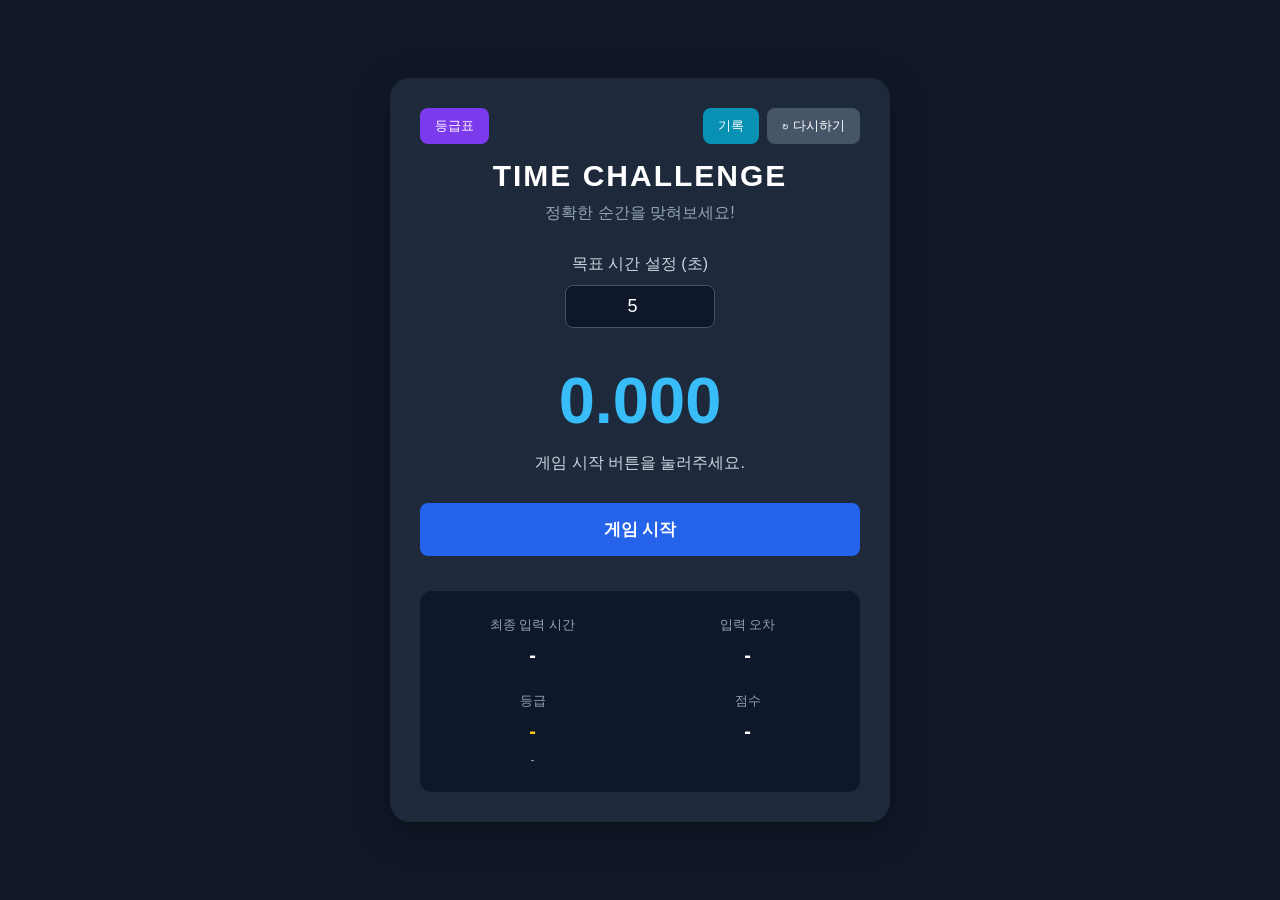
<file: index.html>
<!DOCTYPE html>
<html lang="ko">
<head>
    <meta charset="UTF-8">
    <meta name="viewport" content="width=device-width, initial-scale=1.0">

    <title>TIME CHALLENGE</title>
    <link rel="stylesheet" href="style.css">
</head>
<body>

    <main class="game-container">

        <!-- 상단 버튼 -->
        <div class="top-bar">

            <!-- 왼쪽: 등급표 -->
            <button id="gradeTableBtn" class="grade-table-btn">
                등급표
            </button>

            <!-- 오른쪽: 기록과 다시하기 -->
            <div class="right-buttons">

                <button id="historyBtn" class="history-btn">
                    기록
                </button>

                <button id="resetBtn" class="reset-btn">
                    ↻ 다시하기
                </button>

            </div>
        </div>

        <!-- 게임 제목 -->
        <h1>TIME CHALLENGE</h1>
        <p class="subtitle">정확한 순간을 맞혀보세요!</p>

        <!-- 목표 시간 설정 -->
        <section class="settings">

            <label for="duration">목표 시간 설정 (초)</label>

            <input
                type="number"
                id="duration"
                min="0.01"
                max="3600"
                step="0.01"
                value="5"
            >

        </section>

        <!-- 타이머 -->
        <div id="timer">0.000</div>

        <!-- PERFECT 달성 시 표시되는 특별 메시지 -->
        <div id="achievement" hidden>
            👑 타이밍의 왕! 👑
        </div>

        <!-- 게임 안내 메시지 -->
        <p id="message">게임 시작 버튼을 눌러주세요.</p>

        <!-- 게임 시작 버튼 -->
        <button id="startBtn" class="start-btn">
            게임 시작
        </button>

        <!-- 게임 결과 -->
        <div class="result">

            <div>
                <span>최종 입력 시간</span>
                <strong id="finalTime">-</strong>
            </div>

            <div>
                <span>입력 오차</span>
                <strong id="error">-</strong>
            </div>

            <div>
                <span>등급</span>
                <strong id="grade">-</strong>
                <small id="gradeRange">-</small>
            </div>

            <div>
                <span>점수</span>
                <strong id="score">-</strong>
            </div>

        </div>

        <!-- 다시 도전하기 버튼 -->
        <button id="retryBtn" class="retry-btn" hidden>
            다시 도전하기
        </button>

    </main>


    <!-- 등급표 팝업 -->
    <div id="gradeModal" class="modal" hidden>

        <div class="modal-content">

            <div class="modal-header">

                <h2>등급표</h2>

                <button id="closeGradeBtn" class="close-btn">
                    ✕
                </button>

            </div>

            <div class="grade-list">

                <div class="grade-row perfect">
                    <strong>PERFECT</strong>
                    <span>0.000초</span>
                </div>

                <div class="grade-row excellent">
                    <strong>EXCELLENT</strong>
                    <span>0.001 ~ 0.010초</span>
                </div>

                <div class="grade-row great">
                    <strong>GREAT</strong>
                    <span>0.011 ~ 0.020초</span>
                </div>

                <div class="grade-row very-good">
                    <strong>VERY GOOD</strong>
                    <span>0.021 ~ 0.040초</span>
                </div>

                <div class="grade-row good">
                    <strong>GOOD</strong>
                    <span>0.041 ~ 0.070초</span>
                </div>

                <div class="grade-row nice">
                    <strong>NICE</strong>
                    <span>0.071 ~ 0.100초</span>
                </div>

                <div class="grade-row cool">
                    <strong>COOL</strong>
                    <span>0.101 ~ 0.150초</span>
                </div>

                <div class="grade-row not-bad">
                    <strong>NOT BAD</strong>
                    <span>0.151 ~ 0.200초</span>
                </div>

                <div class="grade-row soso">
                    <strong>SOSO</strong>
                    <span>0.201 ~ 0.300초</span>
                </div>

                <div class="grade-row okay">
                    <strong>OKAY</strong>
                    <span>0.301 ~ 0.500초</span>
                </div>

                <div class="grade-row close">
                    <strong>CLOSE</strong>
                    <span>0.501 ~ 0.750초</span>
                </div>

                <div class="grade-row almost">
                    <strong>ALMOST</strong>
                    <span>0.751 ~ 1.000초</span>
                </div>

                <div class="grade-row bad">
                    <strong>BAD</strong>
                    <span>1.001 ~ 1.500초</span>
                </div>

                <div class="grade-row poop">
                    <strong>POOP</strong>
                    <span>1.501 ~ 2.000초</span>
                </div>

                <div class="grade-row try-again">
                    <strong>TRY AGAIN</strong>
                    <span>2.000초 초과</span>
                </div>

            </div>
        </div>
    </div>


    <!-- 최근 기록 팝업 -->
    <div id="historyModal" class="modal history-modal" hidden>

        <div class="modal-content history-content">

            <div class="modal-header">

                <h2>최근 기록</h2>

                <button id="closeHistoryBtn" class="close-btn">
                    ✕
                </button>

            </div>

            <p class="history-guide">
                최근 플레이한 기록 최대 10개
            </p>

            <div class="history-table-wrap">

                <table class="history-table">

                    <thead>
                        <tr>
                            <th>시간</th>
                            <th>오차</th>
                            <th>점수</th>
                            <th>등급</th>
                        </tr>
                    </thead>

                    <tbody id="historyList"></tbody>

                </table>

            </div>

            <p class="history-shortcut">
                R 키를 눌러 기록을 확인할 수 있습니다.
            </p>

        </div>
    </div>


    <!-- PERFECT 축하 화면 -->
    <div id="celebration" hidden>

        <div class="celebration-content">

            <h2>🎉 PERFECT! 🎉</h2>
            <p>완벽한 타이밍!</p>

        </div>

    </div>


    <!-- JavaScript 연결 -->
    <script src="script.js"></script>

</body>
</html>
</file>
<file: style.css>
/* 모든 요소의 기본 여백과 크기 계산 방식 설정 */
* {
    margin: 0;
    padding: 0;
    box-sizing: border-box;
    font-family: Arial, sans-serif;
}

/* 전체 페이지 배경과 가운데 정렬 */
body {
    min-height: 100vh;
    display: flex;
    justify-content: center;
    align-items: center;
    background: #101827;
    color: white;
    padding: 20px;
}

/* 게임 전체 영역 */
.game-container {
    position: relative;
    width: 100%;
    max-width: 500px;
    padding: 30px;
    background: #1e293b;
    border-radius: 20px;
    text-align: center;
    box-shadow: 0 10px 35px rgba(0, 0, 0, 0.3);
}

/* 상단 버튼 배치 */
.top-bar {
    display: flex;
    justify-content: space-between;
    margin-bottom: 15px;
}

/* 오른쪽 위 버튼 배치 */
.right-buttons {
    display: flex;
    align-items: center;
    gap: 8px;
}

/* 공통 버튼 디자인 */
button {
    border: none;
    border-radius: 8px;
    color: white;
    cursor: pointer;
    transition: 0.2s;
}

button:disabled {
    opacity: 0.5;
    cursor: not-allowed;
}

/* 등급표 버튼 */
.grade-table-btn {
    padding: 9px 15px;
    background: #7c3aed;
    font-size: 13px;
}

.grade-table-btn:hover {
    background: #6d28d9;
}

/* 최근 기록 버튼 */
.history-btn {
    padding: 9px 15px;
    background: #0891b2;
    font-size: 13px;
}

.history-btn:hover {
    background: #0e7490;
}

/* 다시하기 버튼 */
.reset-btn {
    padding: 9px 15px;
    background: #475569;
    font-size: 13px;
}

.reset-btn:hover {
    background: #64748b;
}

/* 제목 */
h1 {
    font-size: 30px;
    letter-spacing: 2px;
}

/* 설명 */
.subtitle {
    margin-top: 10px;
    color: #94a3b8;
}

/* 목표 시간 입력 영역 */
.settings {
    margin-top: 30px;
    display: flex;
    flex-direction: column;
    align-items: center;
    gap: 10px;
}

.settings label {
    color: #cbd5e1;
}

/* 목표 시간 입력창 */
#duration {
    width: 150px;
    padding: 10px;
    border: 1px solid #475569;
    border-radius: 8px;
    background: #0f172a;
    color: white;
    font-size: 18px;
    text-align: center;
}

/* 타이머 */
#timer {
    margin-top: 35px;
    font-size: 65px;
    font-weight: bold;
    color: #38bdf8;
    font-variant-numeric: tabular-nums;
}

/* PERFECT 달성 메시지 */
#achievement {
    margin-top: 12px;
    color: #facc15;
    font-size: 23px;
    font-weight: bold;
    text-shadow: 0 0 15px rgba(250, 204, 21, 0.35);
    animation: pop 0.5s ease;
}

#achievement[hidden] {
    display: none;
}

/* 안내 메시지 */
#message {
    min-height: 25px;
    margin-top: 15px;
    color: #cbd5e1;
}

/* 시작 버튼 */
.start-btn {
    width: 100%;
    margin-top: 25px;
    padding: 15px;
    background: #2563eb;
    font-size: 17px;
    font-weight: bold;
}

.start-btn:hover {
    background: #1d4ed8;
}

/* 결과 영역 */
.result {
    display: grid;
    grid-template-columns: repeat(2, 1fr);
    gap: 25px 10px;
    margin-top: 35px;
    padding: 25px 10px;
    background: #0f172a;
    border-radius: 12px;
}

.result div {
    display: flex;
    flex-direction: column;
    align-items: center;
    gap: 10px;
}

.result span {
    color: #94a3b8;
    font-size: 13px;
}

.result strong {
    font-size: 20px;
    overflow-wrap: anywhere;
}

.result small {
    color: #94a3b8;
    font-size: 12px;
}

#grade {
    color: #facc15;
}

/* 다시 도전하기 버튼 */
.retry-btn {
    width: 100%;
    margin-top: 20px;
    padding: 13px;
    background: #475569;
    font-size: 15px;
}

.retry-btn:hover {
    background: #64748b;
}

/* 팝업 배경 */
.modal {
    position: fixed;
    inset: 0;
    z-index: 20;
    display: flex;
    justify-content: center;
    align-items: center;
    padding: 20px;
    background: rgba(0, 0, 0, 0.75);
}

.modal[hidden] {
    display: none;
}

/* 팝업 내부 상자 */
.modal-content {
    width: 100%;
    max-width: 400px;
    max-height: 85vh;
    overflow-y: auto;
    padding: 25px;
    background: #1e293b;
    border-radius: 15px;
}

/* 팝업 제목과 닫기 버튼 */
.modal-header {
    display: flex;
    justify-content: space-between;
    align-items: center;
    margin-bottom: 20px;
}

.modal-header h2 {
    font-size: 23px;
}

/* 닫기 버튼 */
.close-btn {
    padding: 7px 11px;
    background: #475569;
    font-size: 16px;
}

.close-btn:hover {
    background: #64748b;
}

/* 등급 목록 */
.grade-list {
    display: flex;
    flex-direction: column;
    gap: 8px;
}

/* 등급별 행 */
.grade-row {
    display: flex;
    justify-content: space-between;
    align-items: center;
    gap: 10px;
    padding: 11px 12px;
    background: #0f172a;
    border-radius: 8px;
    font-size: 13px;
}

.grade-row strong {
    font-size: 13px;
}

.grade-row span {
    color: #cbd5e1;
    text-align: right;
}

/* 등급별 색상 */
.perfect strong { color: #facc15; }
.excellent strong { color: #f472b6; }
.great strong { color: #c084fc; }
.very-good strong { color: #a78bfa; }
.good strong { color: #60a5fa; }
.nice strong { color: #38bdf8; }
.cool strong { color: #2dd4bf; }
.not-bad strong { color: #34d399; }
.soso strong { color: #a3e635; }
.okay strong { color: #bef264; }
.close strong { color: #facc15; }
.almost strong { color: #fbbf24; }
.bad strong { color: #fb923c; }
.poop strong { color: #f87171; }
.try-again strong { color: #94a3b8; }

/* 최근 기록 팝업을 등급표보다 위에 표시 */
.history-modal {
    z-index: 30;
}

/* 최근 기록 팝업 너비 */
.history-content {
    max-width: 550px;
}

/* 기록 안내 문구 */
.history-guide {
    margin: -8px 0 18px;
    color: #94a3b8;
    font-size: 13px;
}

/* 기록 표 가로 스크롤 */
.history-table-wrap {
    width: 100%;
    overflow-x: auto;
}

/* 기록 표 */
.history-table {
    width: 100%;
    border-collapse: collapse;
    font-size: 13px;
    white-space: nowrap;
}

/* 표 제목 */
.history-table th {
    padding: 12px 8px;
    background: #0f172a;
    color: #94a3b8;
    font-weight: normal;
}

/* 표 데이터 */
.history-table td {
    padding: 13px 8px;
    border-bottom: 1px solid #334155;
    text-align: center;
    font-variant-numeric: tabular-nums;
}

/* 등급 글자 강조 */
.history-table .history-grade {
    color: #facc15;
    font-weight: bold;
}

/* 기록이 없을 때 */
.history-empty {
    padding: 25px 8px !important;
    color: #94a3b8;
}

/* 기록 단축키 안내 */
.history-shortcut {
    margin-top: 18px;
    color: #64748b;
    font-size: 12px;
}

/* PERFECT 축하 화면 */
#celebration {
    position: fixed;
    inset: 0;
    z-index: 10;
    display: flex;
    justify-content: center;
    align-items: center;
    background: rgba(0, 0, 0, 0.8);
    pointer-events: auto;
}

#celebration[hidden] {
    display: none;
}

/* 축하 문구 */
.celebration-content {
    padding: 40px;
    text-align: center;
    animation: pop 0.5s ease;
}

.celebration-content h2 {
    color: #facc15;
    font-size: 35px;
}

.celebration-content p {
    margin-top: 15px;
    font-size: 24px;
    font-weight: bold;
}

/* 축하 문구 애니메이션 */
@keyframes pop {
    from {
        transform: scale(0.5);
        opacity: 0;
    }

    to {
        transform: scale(1);
        opacity: 1;
    }
}

/* 작은 화면 대응 */
@media (max-width: 400px) {
    .game-container {
        padding: 20px;
    }

    h1 {
        font-size: 25px;
    }

    #timer {
        font-size: 50px;
    }

    #achievement {
        font-size: 19px;
    }

    .modal-content {
        padding: 18px;
    }

    .history-table {
        font-size: 12px;
    }

    .history-table th,
    .history-table td {
        padding: 10px 5px;
    }
}
</file>
